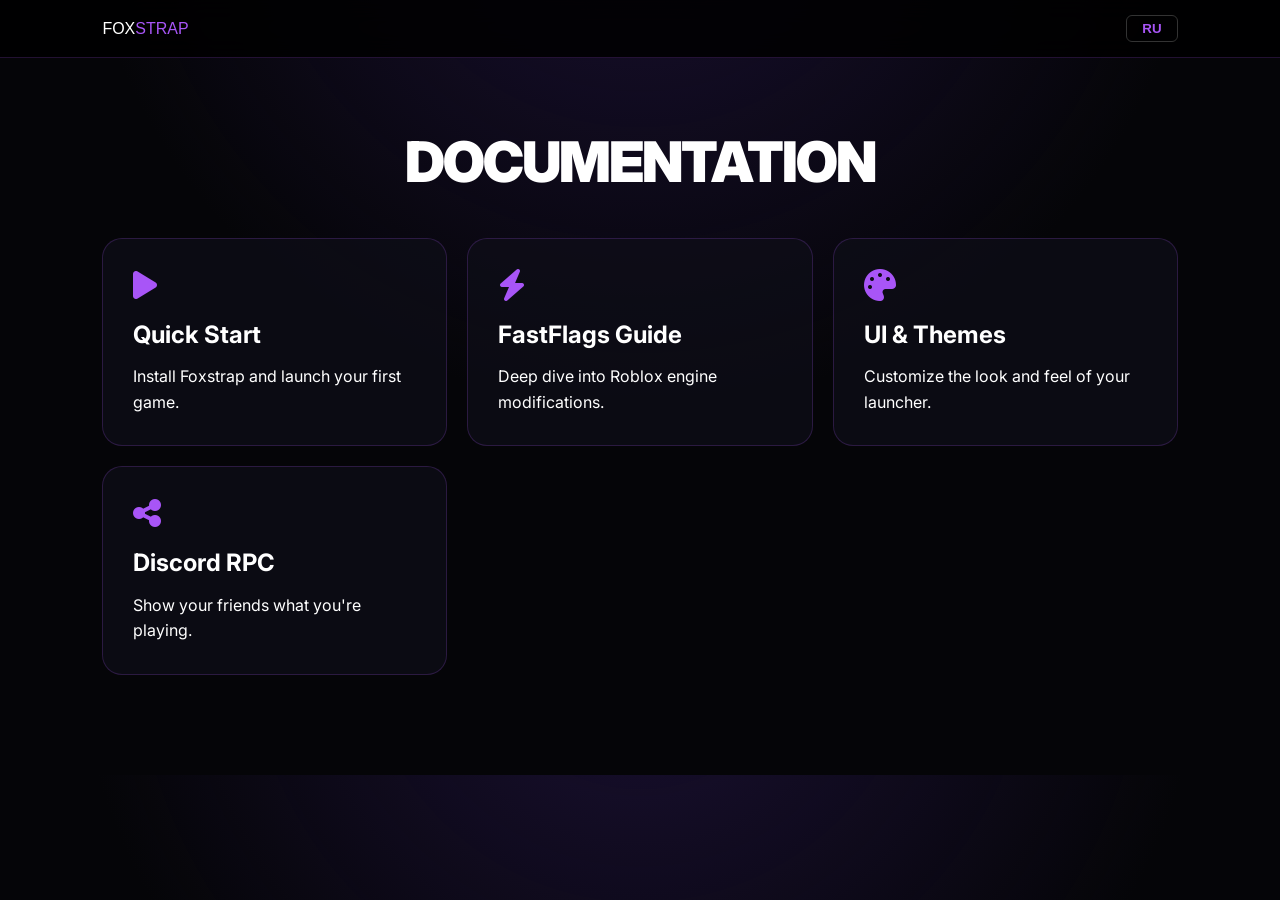
<file: wiki.html>
<!DOCTYPE html>
<html lang="ru">
<head>
    <meta charset="UTF-8">
    <meta name="viewport" content="width=device-width, initial-scale=1.0">
    <title>Foxstrap | Wiki</title>
    
    <link rel="icon" type="image/png" href="https://github.com/Ramos1488/Foxstrap/blob/main/Assets/foxstrap.png?raw=true">
    <link href="https://fonts.googleapis.com/css2?family=Inter:wght@400;700;900&family=JetBrains+Mono&family=Syncopate:wght@700&display=swap" rel="stylesheet">
    <link rel="stylesheet" href="https://cdnjs.cloudflare.com/ajax/libs/font-awesome/6.5.1/css/all.min.css">
    
    <style>
        :root {
            --primary: #a855f7;
            --bg: #050508;
            --glass: rgba(15, 15, 25, 0.7);
            --border: rgba(168, 85, 247, 0.2);
        }

        * { margin: 0; padding: 0; box-sizing: border-box; }

        body {
            background: var(--bg);
            color: white;
            font-family: 'Inter', sans-serif;
            line-height: 1.6;
            background-image: radial-gradient(circle at 50% -20%, #1a1033 0%, transparent 50%);
            overflow-x: hidden;
        }

        #rain-container { position: fixed; top: 0; left: 0; width: 100%; height: 100%; z-index: 5; pointer-events: none; }
        .drop { position: absolute; width: 1px; height: 50px; background: var(--primary); opacity: 0.1; will-change: transform; }
        @keyframes fall { from { transform: translateY(-100px); } to { transform: translateY(110vh); } }

        nav {
            display: flex; justify-content: space-between; align-items: center;
            padding: 15px 8%; background: rgba(0,0,0,0.85);
            backdrop-filter: blur(12px); border-bottom: 1px solid var(--border);
            position: sticky; top: 0; z-index: 100;
        }
        .logo-area { display: flex; align-items: center; gap: 10px; text-decoration: none; color: white; }
        .logo-text { font-family: 'Syncopate', sans-serif; font-size: 1rem; }
        .logo-text span { color: var(--primary); }

        #lang-switch {
            background: transparent; border: 1px solid #333; color: var(--primary);
            padding: 5px 15px; border-radius: 6px; cursor: pointer; font-weight: 900; 
        }

        .wiki-header { padding: 60px 8% 30px; text-align: center; }
        .wiki-header h1 { font-size: 3.5rem; font-weight: 900; letter-spacing: -2px; }

        .wiki-grid {
            display: grid; grid-template-columns: repeat(auto-fit, minmax(300px, 1fr));
            gap: 20px; padding: 0 8% 100px; max-width: 1400px; margin: 0 auto;
        }

        .wiki-card {
            background: var(--glass); border: 1px solid var(--border);
            border-radius: 20px; padding: 30px; cursor: pointer;
            transition: 0.4s cubic-bezier(0.175, 0.885, 0.32, 1.275);
            animation: slideUp 0.8s both;
        }
        .wiki-card:hover { transform: translateY(-10px); border-color: var(--primary); box-shadow: 0 15px 30px rgba(168, 85, 247, 0.15); }
        .wiki-card i { font-size: 2rem; color: var(--primary); margin-bottom: 15px; display: block; }
        .wiki-card h3 { font-size: 1.5rem; margin-bottom: 10px; }

        /* VIEWER */
        #article-viewer {
            position: fixed; top: 0; left: 0; width: 100%; height: 100%;
            background: rgba(5, 5, 8, 0.98); z-index: 1000;
            display: none; padding: 40px 8%; overflow-y: auto; backdrop-filter: blur(25px);
        }
        
        .article-container { max-width: 900px; margin: 40px auto; position: relative; }
        
        .top-nav { display: flex; justify-content: flex-end; margin-bottom: 30px; }
        
        .close-btn {
            background: var(--primary); color: white; border: none;
            padding: 12px 25px; border-radius: 10px; cursor: pointer;
            font-weight: 900; transition: 0.3s; font-size: 0.9rem;
        }
        .close-btn:hover { transform: scale(1.05); box-shadow: 0 0 20px var(--primary); }

        .article-body { min-height: 400px; animation: fadeIn 0.4s ease; }
        .article-body h2 { font-size: 3rem; margin-bottom: 25px; color: var(--primary); }
        .article-body p { font-size: 1.2rem; color: #ccc; margin-bottom: 20px; line-height: 1.8; }
        .article-body pre { 
            background: #000; padding: 25px; border-radius: 15px; border: 1px solid var(--border);
            font-family: 'JetBrains Mono', monospace; color: #a855f7; margin: 20px 0;
        }

        /* КНОПКИ НАВИГАЦИИ ВНУТРИ */
        .bottom-nav {
            display: flex; justify-content: space-between; margin-top: 60px;
            padding-top: 30px; border-top: 1px solid var(--border);
        }

        .nav-btn {
            background: rgba(255,255,255,0.05); border: 1px solid var(--border);
            color: white; padding: 15px 35px; border-radius: 12px;
            cursor: pointer; font-weight: 800; font-size: 1rem;
            transition: 0.3s cubic-bezier(0.175, 0.885, 0.32, 1.275);
            display: flex; align-items: center; gap: 12px;
        }

        .nav-btn:hover { border-color: var(--primary); background: rgba(168, 85, 247, 0.1); transform: translateY(-3px); }
        .nav-btn i { color: var(--primary); }
        .nav-btn:disabled { opacity: 0.2; cursor: not-allowed; transform: none; }

        @keyframes slideUp { from { opacity: 0; transform: translateY(40px); } to { opacity: 1; transform: translateY(0); } }
        @keyframes fadeIn { from { opacity: 0; transform: translateX(20px); } to { opacity: 1; transform: translateX(0); } }
    </style>
</head>
<body>
    <div id="rain-container"></div>

    <nav>
        <a href="index.html" class="logo-area">
            <span class="logo-text">FOX<span>STRAP</span></span>
        </a>
        <button id="lang-switch">RU</button>
    </nav>

    <header class="wiki-header">
        <h1 id="wiki-title" data-en="DOCUMENTATION" data-ru="ДОКУМЕНТАЦИЯ">DOCUMENTATION</h1>
    </header>

    <main class="wiki-grid">
        <div class="wiki-card" onclick="openArticle(0)">
            <i class="fa-solid fa-play"></i>
            <h3 data-en="Quick Start" data-ru="Быстрый старт">Quick Start</h3>
            <p data-en="Install Foxstrap and launch your first game." data-ru="Установите Foxstrap и запустите первую игру.">Install Foxstrap and launch your first game.</p>
        </div>
        <div class="wiki-card" onclick="openArticle(1)">
            <i class="fa-solid fa-bolt"></i>
            <h3 data-en="FastFlags Guide" data-ru="Гайд по флагам">FastFlags Guide</h3>
            <p data-en="Deep dive into Roblox engine modifications." data-ru="Глубокое погружение в модификации движка.">Deep dive into Roblox engine modifications.</p>
        </div>
        <div class="wiki-card" onclick="openArticle(2)">
            <i class="fa-solid fa-palette"></i>
            <h3 data-en="UI & Themes" data-ru="Интерфейс и Темы">UI & Themes</h3>
            <p data-en="Customize the look and feel of your launcher." data-ru="Настройте внешний вид вашего лаунчера.">Customize the look and feel of your launcher.</p>
        </div>
        <div class="wiki-card" onclick="openArticle(3)">
            <i class="fa-solid fa-share-nodes"></i>
            <h3 data-en="Discord RPC" data-ru="Discord RPC">Discord RPC</h3>
            <p data-en="Show your friends what you're playing." data-ru="Покажите друзьям, во что вы играете.">Show your friends what you're playing.</p>
        </div>
    </main>

    <div id="article-viewer">
        <div class="article-container">
            <div class="top-nav">
                <button class="close-btn" onclick="closeArticle()" data-en="CLOSE" data-ru="ЗАКРЫТЬ">CLOSE</button>
            </div>
            
            <div id="article-body" class="article-body"></div>

            <div class="bottom-nav">
                <button id="prevBtn" class="nav-btn" onclick="navigate(-1)">
                    <i class="fa-solid fa-arrow-left"></i> <span data-en="Back" data-ru="Назад">Back</span>
                </button>
                <button id="nextBtn" class="nav-btn" onclick="navigate(1)">
                    <span data-en="Next" data-ru="Дальше">Next</span> <i class="fa-solid fa-arrow-right"></i>
                </button>
            </div>
        </div>
    </div>

    <script>
        let currentLang = 'en';
        let currentIndex = 0;

        const content = [
            {
                id: 'start',
                en: { h: "Quick Start", p: "To start using Foxstrap, download the latest beta release. Foxstrap modifies your Roblox client to provide extra features without risking a ban. Just point to your Roblox folder and hit install." },
                ru: { h: "Быстрый старт", p: "Чтобы начать использовать Foxstrap, скачайте последнюю бета-версию. Foxstrap модифицирует ваш клиент Roblox, предоставляя дополнительные функции без риска бана. Просто укажите путь к папке и нажмите установить." }
            },
            {
                id: 'flags',
                en: { h: "FastFlags", p: "FastFlags are internal toggles for the Roblox engine. With Foxstrap, you can unlock your FPS beyond 60, enable Future lighting in all games, and even disable player shadows to boost performance." },
                ru: { h: "FastFlags", p: "FastFlags — это внутренние переключатели движка Roblox. С Foxstrap вы можете разблокировать FPS выше 60, включить освещение Future во всех играх и даже отключить тени для буста производительности." }
            },
            {
                id: 'ui',
                en: { h: "UI & Themes", p: "Our launcher supports Glassmorphism themes. You can change the accent color, adjust blur strength, and choose between Dark and Midnight modes to match your desktop setup." },
                ru: { h: "Интерфейс и Темы", p: "Наш лаунчер поддерживает темы в стиле Glassmorphism. Вы можете менять акцентный цвет, настраивать силу размытия и выбирать между Темным и Полночным режимами под ваш сетап." }
            },
            {
                id: 'rpc',
                en: { h: "Discord RPC", p: "Rich Presence allows you to show detailed info on Discord. Friends will see your game title, server uptime, and a link to join you directly from your profile." },
                ru: { h: "Discord RPC", p: "Rich Presence позволяет показывать подробную инфу в Discord. Друзья увидят название игры, время на сервере и кнопку для прямого захода к вам в профиль." }
            }
        ];

        function openArticle(index) {
            currentIndex = index;
            render();
            document.getElementById('article-viewer').style.display = 'block';
            document.body.style.overflow = 'hidden';
        }

        function navigate(step) {
            currentIndex += step;
            render();
        }

        function render() {
            const body = document.getElementById('article-body');
            const data = content[currentIndex][currentLang];
            
            body.style.animation = 'none';
            body.offsetHeight; // Trigger reflow
            body.style.animation = 'fadeIn 0.4s ease';

            body.innerHTML = `<h2>${data.h}</h2><p>${data.p}</p><pre>Section: ${content[currentIndex].id.toUpperCase()}</pre>`;

            document.getElementById('prevBtn').disabled = currentIndex === 0;
            document.getElementById('nextBtn').disabled = currentIndex === content.length - 1;
        }

        function closeArticle() {
            document.getElementById('article-viewer').style.display = 'none';
            document.body.style.overflow = 'auto';
        }

        document.getElementById('lang-switch').addEventListener('click', function() {
            currentLang = currentLang === 'en' ? 'ru' : 'en';
            this.innerText = currentLang === 'en' ? 'RU' : 'EN';
            document.querySelectorAll('[data-en]').forEach(el => {
                el.innerHTML = el.getAttribute('data-' + currentLang);
            });
            if (document.getElementById('article-viewer').style.display === 'block') render();
        });

        function createRain() {
            const container = document.getElementById('rain-container');
            setInterval(() => {
                if (container.children.length < 25) {
                    const drop = document.createElement('div');
                    drop.className = 'drop';
                    drop.style.left = Math.random() * 100 + 'vw';
                    const dur = Math.random() * 1 + 1;
                    drop.style.animation = `fall ${dur}s linear forwards`;
                    container.appendChild(drop);
                    setTimeout(() => drop.remove(), dur * 1000);
                }
            }, 200);
        }
        document.addEventListener('DOMContentLoaded', createRain);
    </script>
</body>
</html>
</file>
